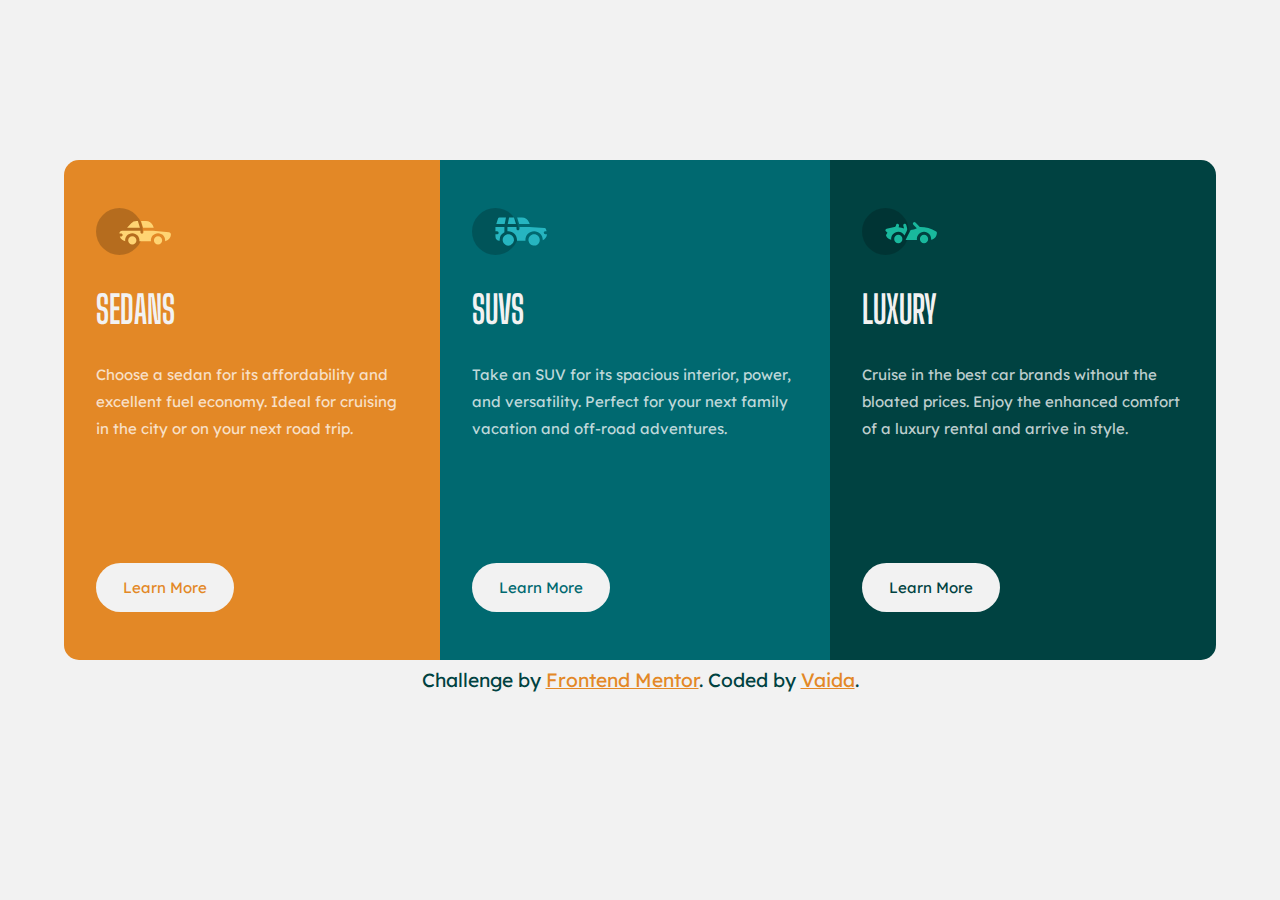
<file: index.html>
<!DOCTYPE html>
<html lang="en">
  <head>
    <meta charset="UTF-8" />
    <meta name="viewport" content="width=device-width, initial-scale=1.0" />
    <link
      rel="icon"
      type="image/png"
      sizes="32x32"
      href="./images/favicon-32x32.png"
    />
    <link rel="stylesheet" href="./styles/style.css" />
    <title>Frontend Mentor | 3-column preview card component</title>
  </head>
  <body>
    <div class="flex-container">
      <div class="sedan-container">
        <img src="./images/icon-sedans.svg" alt="Sedan icon" />
        <h2>Sedans</h2>
        <p>
          Choose a sedan for its affordability and excellent fuel economy. Ideal
          for cruising in the city or on your next road trip.
        </p>
        <button>Learn More</button>
      </div>
      <div class="suv-container">
        <img src="./images/icon-suvs.svg" alt="SUV icon" />
        <h2>SUVs</h2>
        <p>
          Take an SUV for its spacious interior, power, and versatility. Perfect
          for your next family vacation and off-road adventures.
        </p>
        <button>Learn More</button>
      </div>
      <div class="luxury-container">
        <img src="./images/icon-luxury.svg" alt="Luxury icon" />
        <h2>Luxury</h2>
        <p>
          Cruise in the best car brands without the bloated prices. Enjoy the
          enhanced comfort of a luxury rental and arrive in style.
        </p>
        <button>Learn More</button>
      </div>
    </div>

    <div class="attribution">
      Challenge by
      <a href="https://www.frontendmentor.io?ref=challenge" target="_blank"
        >Frontend Mentor</a
      >. Coded by <a href="https://github.com/Ereja" target="_blank">Vaida</a>.
    </div>
  </body>
</html>
</file>
<file: styles/style.css>
@import url("https://fonts.googleapis.com/css2?family=Big+Shoulders+Display:wght@700&family=Lexend+Deca&display=swap");
* {
  margin: 0;
  padding: 0;
  -webkit-box-sizing: border-box;
          box-sizing: border-box;
}

body {
  background: #f2f2f2;
}

.flex-container {
  margin: 5rem 1.5rem;
  border-radius: 15px;
  overflow: hidden;
}
.flex-container h2 {
  font-size: 2rem;
  -webkit-transform: scale(1, 1.2);
          transform: scale(1, 1.2);
  color: #f2f2f2;
  text-transform: uppercase;
  font-family: "Big Shoulders Display", cursive;
  font-weight: 700;
  margin-top: 2rem;
}
.flex-container p {
  font-size: 15px;
  line-height: 1.8;
  margin: 2rem 0;
  color: rgba(255, 255, 255, 0.75);
  font-family: "Lexend Deca", sans-serif;
  font-weight: 400;
}
.flex-container img {
  width: 75px;
}
.flex-container button {
  border: 3px solid transparent;
  padding: 1rem 2rem;
  background: #f2f2f2;
  font-size: 15px;
  border-radius: 50px;
  font-family: "Lexend Deca", sans-serif;
  font-weight: 400;
}
.flex-container button:hover {
  cursor: pointer;
  background: transparent;
  border: 3px solid #f2f2f2;
}
.flex-container .sedan-container {
  background: #e38826;
  padding: 3rem 2rem;
}
.flex-container .sedan-container button {
  color: #e38826;
}
.flex-container .sedan-container button:hover {
  color: #f2f2f2;
}
.flex-container .suv-container {
  background: #006970;
  padding: 3rem 2rem;
}
.flex-container .suv-container button {
  color: #006970;
}
.flex-container .suv-container button:hover {
  color: #f2f2f2;
}
.flex-container .luxury-container {
  background: #004241;
  padding: 3rem 2rem;
}
.flex-container .luxury-container button {
  color: #004241;
}
.flex-container .luxury-container button:hover {
  color: #f2f2f2;
}

.attribution {
  font-family: "Lexend Deca", sans-serif;
  font-weight: 400;
  font-size: 1.2rem;
  color: #004241;
  text-align: center;
}
.attribution a {
  color: #e38826;
}

@media (min-width: 550px) {
  .flex-container {
    display: -webkit-box;
    display: -ms-flexbox;
    display: flex;
    -webkit-box-pack: center;
        -ms-flex-pack: center;
            justify-content: center;
    -webkit-box-align: stretch;
        -ms-flex-align: stretch;
            align-items: stretch;
    width: 90%;
    max-width: 1200px;
    margin: 10rem auto 0.5rem auto;
  }
  .flex-container p {
    height: 320px;
  }
  .flex-container button {
    padding: 0.5rem;
  }
}
@media (min-width: 767px) {
  .flex-container p {
    height: 170px;
  }
  .flex-container button {
    padding: 0.75rem 1.5rem;
  }
}
/*# sourceMappingURL=style.css.map */
</file>
